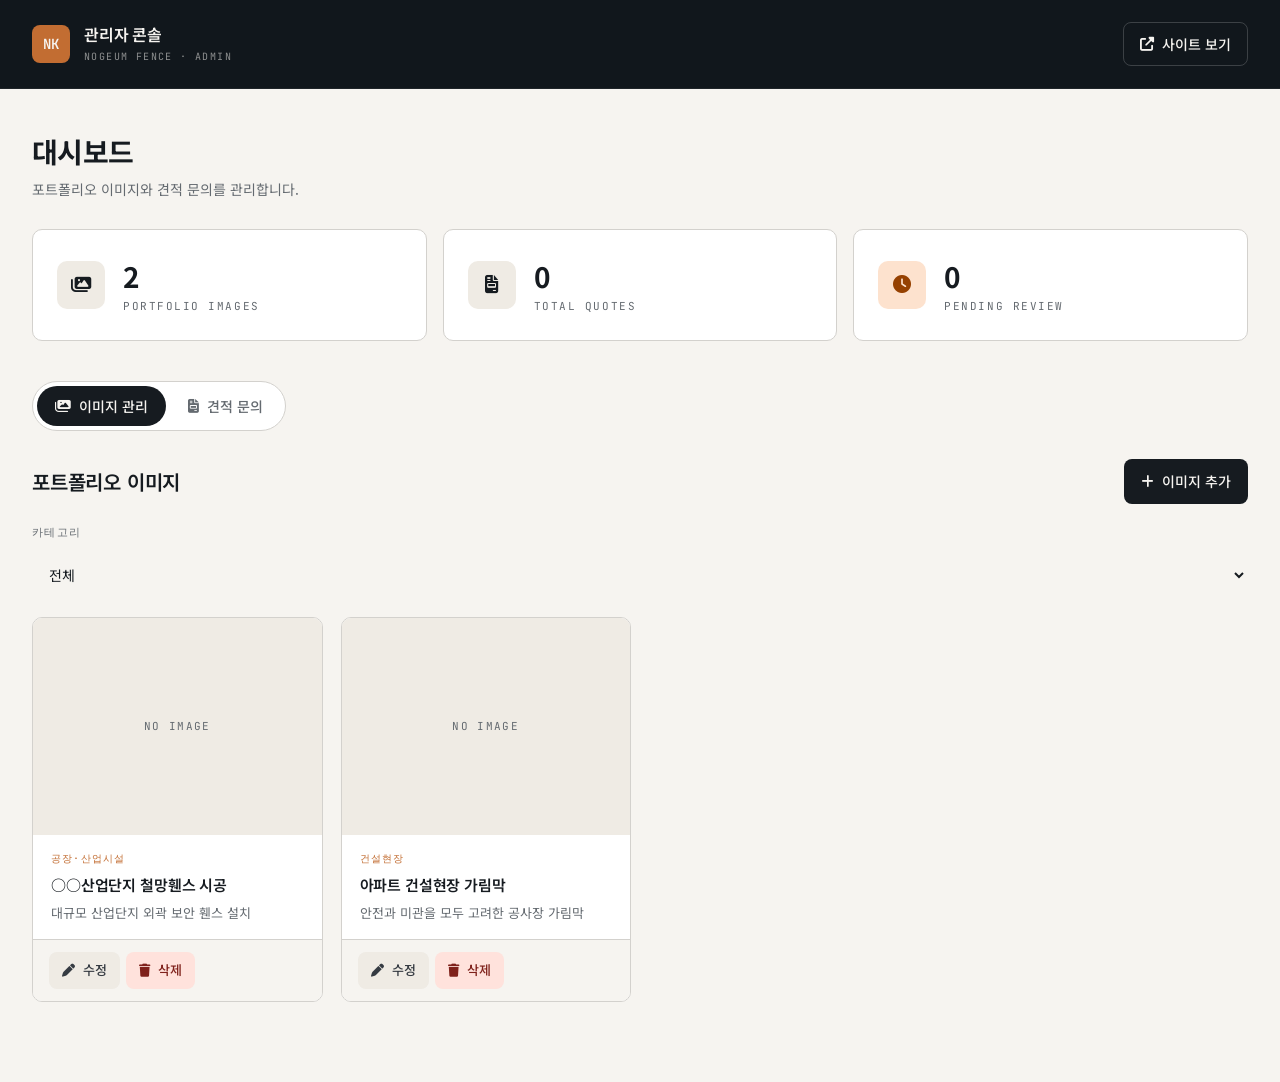
<file: admin.html>
<!DOCTYPE html>
<html lang="ko">
<head>
  <meta charset="UTF-8" />
  <meta name="viewport" content="width=device-width, initial-scale=1.0" />
  <title>관리자 · (주)노금휀스철망</title>

  <link rel="preconnect" href="https://fonts.googleapis.com" />
  <link rel="preconnect" href="https://fonts.gstatic.com" crossorigin />
  <link href="https://fonts.googleapis.com/css2?family=Noto+Sans+KR:wght@300;400;500;600;700&family=JetBrains+Mono:wght@400;500&display=swap" rel="stylesheet" />
  <link rel="stylesheet" href="https://cdn.jsdelivr.net/npm/@fortawesome/fontawesome-free@6.4.0/css/all.min.css" />
  <link rel="stylesheet" href="css/admin.css" />
</head>
<body>

  <!-- ============================================================
       Header
       ============================================================ -->
  <header class="admin-header">
    <div class="container">
      <div class="brand">
        <span class="brand-mark">NK</span>
        <span class="brand-name">
          <strong>관리자 콘솔</strong>
          <small>NOGEUM FENCE · ADMIN</small>
        </span>
      </div>
      <div class="header-actions">
        <a href="index.html" class="btn btn-secondary" target="_blank">
          <i class="fas fa-external-link-alt"></i> 사이트 보기
        </a>
      </div>
    </div>
  </header>

  <!-- ============================================================
       Main
       ============================================================ -->
  <main class="admin-main">
    <div class="container">

      <h1 class="page-title">대시보드</h1>
      <p class="page-subtitle">포트폴리오 이미지와 견적 문의를 관리합니다.</p>

      <!-- Stats -->
      <div class="stats-grid">
        <div class="stat-card">
          <div class="stat-ico"><i class="fas fa-images"></i></div>
          <div>
            <div class="stat-num" id="totalImages">0</div>
            <div class="stat-label">Portfolio Images</div>
          </div>
        </div>
        <div class="stat-card">
          <div class="stat-ico"><i class="fas fa-file-invoice"></i></div>
          <div>
            <div class="stat-num" id="totalQuotes">0</div>
            <div class="stat-label">Total Quotes</div>
          </div>
        </div>
        <div class="stat-card accent">
          <div class="stat-ico"><i class="fas fa-clock"></i></div>
          <div>
            <div class="stat-num" id="pendingQuotes">0</div>
            <div class="stat-label">Pending Review</div>
          </div>
        </div>
      </div>

      <!-- Tabs -->
      <div class="tabs">
        <button class="tab-btn active" data-tab="images">
          <i class="fas fa-images"></i> 이미지 관리
        </button>
        <button class="tab-btn" data-tab="quotes">
          <i class="fas fa-file-invoice"></i> 견적 문의
        </button>
      </div>

      <!-- Images tab -->
      <div class="tab-content active" id="tab-images">
        <div class="tab-head">
          <div>
            <h2>포트폴리오 이미지</h2>
          </div>
          <button class="btn btn-primary" id="addImageBtn">
            <i class="fas fa-plus"></i> 이미지 추가
          </button>
        </div>

        <div class="filter-bar">
          <label>카테고리</label>
          <select id="categoryFilter" class="form-select">
            <option value="all">전체</option>
            <option value="factory">공장·산업시설</option>
            <option value="construction">건설현장</option>
            <option value="residential">주거시설</option>
            <option value="agricultural">농업시설</option>
          </select>
        </div>

        <div class="images-grid" id="imagesGrid"></div>
      </div>

      <!-- Quotes tab -->
      <div class="tab-content" id="tab-quotes">
        <div class="tab-head">
          <div>
            <h2>견적 문의</h2>
          </div>
        </div>

        <div class="filter-bar">
          <label>상태</label>
          <select id="statusFilter" class="form-select">
            <option value="all">전체</option>
            <option>접수완료</option>
            <option>검토중</option>
            <option>견적발송</option>
            <option>상담완료</option>
            <option>계약완료</option>
          </select>
        </div>

        <div class="table-wrap">
          <table class="quotes-table">
            <thead>
              <tr>
                <th>접수일</th>
                <th>회사명 / 이름</th>
                <th>연락처</th>
                <th>서비스</th>
                <th>지역</th>
                <th>상태</th>
                <th></th>
              </tr>
            </thead>
            <tbody id="quotesBody"></tbody>
          </table>
        </div>
      </div>

    </div>
  </main>

  <!-- ============================================================
       Image modal
       ============================================================ -->
  <div class="modal" id="imageModal">
    <div class="modal-overlay" data-close></div>
    <div class="modal-content">
      <div class="modal-header">
        <h3 id="imageModalTitle">이미지 추가</h3>
        <button class="modal-close" data-close><i class="fas fa-times"></i></button>
      </div>
      <div class="modal-body">
        <form id="imageForm">
          <input type="hidden" id="imageId" />
          <div class="form-group">
            <label>이미지 URL <span class="required">*</span></label>
            <input type="url" id="imageUrl" class="form-input" required placeholder="https://example.com/image.jpg" />
            <div class="hint">온라인에 업로드된 이미지의 URL을 입력하세요.</div>
          </div>
          <div class="form-group">
            <label>제목 <span class="required">*</span></label>
            <input type="text" id="imageTitle" class="form-input" required placeholder="예: ○○산업단지 철망휀스 시공" />
          </div>
          <div class="form-group">
            <label>설명 <span class="required">*</span></label>
            <textarea id="imageDescription" class="form-textarea" required placeholder="간단한 설명을 입력하세요"></textarea>
          </div>
          <div class="form-group">
            <label>카테고리 <span class="required">*</span></label>
            <select id="imageCategory" class="form-select" required>
              <option value="">선택해주세요</option>
              <option value="factory">공장·산업시설</option>
              <option value="construction">건설현장</option>
              <option value="residential">주거시설</option>
              <option value="agricultural">농업시설</option>
            </select>
          </div>
          <div class="form-actions">
            <button type="button" class="btn btn-ghost" data-close>취소</button>
            <button type="submit" class="btn btn-primary">
              <i class="fas fa-save"></i> 저장
            </button>
          </div>
        </form>
      </div>
    </div>
  </div>

  <!-- ============================================================
       Quote modal
       ============================================================ -->
  <div class="modal" id="quoteModal">
    <div class="modal-overlay" data-close></div>
    <div class="modal-content large">
      <div class="modal-header">
        <h3>견적 문의 상세</h3>
        <button class="modal-close" data-close><i class="fas fa-times"></i></button>
      </div>
      <div class="modal-body">
        <div id="quoteDetail" class="quote-detail"></div>
        <div class="form-actions">
          <button type="button" class="btn btn-ghost" data-close>닫기</button>
          <button type="button" class="btn btn-primary" id="saveQuoteStatus">
            <i class="fas fa-save"></i> 상태 저장
          </button>
        </div>
      </div>
    </div>
  </div>

  <div class="toast" id="toast">
    <i class="fas fa-check-circle"></i>
    <span id="toastMsg"></span>
  </div>

  <script src="js/admin.js"></script>
</body>
</html>
</file>
<file: css/admin.css>
/* ===================================================
   (주)노금휀스철망 — Admin Page
   =================================================== */

:root {
  --bg: #F6F4F0;
  --surface: #FFFFFF;
  --surface-2: #EFEBE4;
  --ink: oklch(0.22 0.012 250);
  --ink-soft: oklch(0.35 0.015 250);
  --muted: oklch(0.52 0.012 250);
  --hairline: oklch(0.86 0.006 80);
  --hairline-strong: oklch(0.74 0.008 80);
  --accent: oklch(0.62 0.13 52);
  --accent-deep: oklch(0.48 0.13 48);
  --accent-soft: oklch(0.93 0.04 60);
  --steel-deep: oklch(0.20 0.014 250);

  --font-sans: 'Noto Sans KR', 'Inter', system-ui, sans-serif;
  --font-mono: 'JetBrains Mono', ui-monospace, monospace;

  --radius-md: 10px;
  --shadow-sm: 0 1px 2px rgba(20,18,15,.04);
  --shadow-md: 0 4px 16px rgba(20,18,15,.06);
  --shadow-lg: 0 20px 48px -16px rgba(20,18,15,.18);

  --ease: cubic-bezier(.2,.7,.2,1);
}

* { margin: 0; padding: 0; box-sizing: border-box; }
html { font-size: 16px; }
body {
  font-family: var(--font-sans);
  background: var(--bg);
  color: var(--ink);
  line-height: 1.6;
  min-height: 100vh;
  -webkit-font-smoothing: antialiased;
}
img { max-width: 100%; display: block; }
a { color: inherit; text-decoration: none; }
button { font: inherit; cursor: pointer; border: none; background: none; color: inherit; }
input, textarea, select { font: inherit; color: inherit; }

.container { max-width: 1320px; margin: 0 auto; padding: 0 32px; }

/* ---------- Header */
.admin-header {
  background: var(--steel-deep);
  color: var(--bg);
  padding: 22px 0;
  border-bottom: 1px solid rgba(255,255,255,.06);
  position: sticky;
  top: 0;
  z-index: 30;
}
.admin-header .container {
  display: flex;
  justify-content: space-between;
  align-items: center;
  gap: 24px;
}
.brand {
  display: flex;
  align-items: center;
  gap: 14px;
}
.brand-mark {
  width: 38px;
  height: 38px;
  border-radius: 8px;
  background: var(--accent);
  color: var(--bg);
  display: grid;
  place-items: center;
  font-family: var(--font-mono);
  font-weight: 600;
  font-size: 14px;
}
.brand-name { line-height: 1.2; }
.brand-name strong { display: block; font-size: 16px; font-weight: 600; letter-spacing: -0.01em; }
.brand-name small {
  font-family: var(--font-mono);
  font-size: 10px;
  letter-spacing: 0.14em;
  color: rgba(246,244,240,.55);
  text-transform: uppercase;
}
.header-actions { display: flex; gap: 10px; }

/* ---------- Buttons */
.btn {
  display: inline-flex;
  align-items: center;
  gap: 8px;
  padding: 10px 16px;
  border-radius: 8px;
  font-size: 14px;
  font-weight: 500;
  transition: all .2s var(--ease);
  border: 1px solid transparent;
}
.btn-primary { background: var(--ink); color: var(--bg); }
.btn-primary:hover { background: var(--accent); }
.btn-secondary {
  background: transparent;
  border-color: rgba(255,255,255,.18);
  color: var(--bg);
}
.btn-secondary:hover { background: rgba(255,255,255,.08); }
.btn-ghost {
  background: var(--surface-2);
  color: var(--ink-soft);
}
.btn-ghost:hover { background: var(--ink); color: var(--bg); }
.btn-danger {
  background: oklch(0.94 0.04 30);
  color: oklch(0.40 0.13 28);
}
.btn-danger:hover { background: oklch(0.55 0.18 28); color: white; }
.btn-sm { padding: 7px 12px; font-size: 13px; }

/* ---------- Main */
.admin-main { padding: 40px 0 80px; }

.page-title {
  font-size: 28px;
  font-weight: 700;
  letter-spacing: -0.02em;
}
.page-subtitle {
  color: var(--muted);
  font-size: 14px;
  margin-top: 4px;
}

/* ---------- Stat cards */
.stats-grid {
  display: grid;
  grid-template-columns: repeat(3, 1fr);
  gap: 16px;
  margin: 28px 0 40px;
}
.stat-card {
  background: var(--surface);
  border: 1px solid var(--hairline);
  border-radius: var(--radius-md);
  padding: 24px;
  display: flex;
  gap: 18px;
  align-items: center;
}
.stat-ico {
  width: 48px;
  height: 48px;
  border-radius: 10px;
  background: var(--surface-2);
  display: grid;
  place-items: center;
  font-size: 18px;
  color: var(--ink);
}
.stat-card.accent .stat-ico { background: var(--accent-soft); color: var(--accent-deep); }
.stat-num {
  font-size: 28px;
  font-weight: 700;
  letter-spacing: -0.02em;
  font-variant-numeric: tabular-nums;
}
.stat-label {
  font-family: var(--font-mono);
  font-size: 11px;
  letter-spacing: 0.14em;
  text-transform: uppercase;
  color: var(--muted);
}

/* ---------- Tabs */
.tabs {
  display: flex;
  gap: 4px;
  padding: 4px;
  background: var(--surface);
  border: 1px solid var(--hairline);
  border-radius: 999px;
  width: fit-content;
  margin-bottom: 28px;
}
.tab-btn {
  padding: 9px 18px;
  font-size: 14px;
  font-weight: 500;
  color: var(--muted);
  border-radius: 999px;
  display: inline-flex;
  align-items: center;
  gap: 8px;
}
.tab-btn:hover { color: var(--ink); }
.tab-btn.active { background: var(--ink); color: var(--bg); }
.tab-content { display: none; }
.tab-content.active { display: block; }

/* ---------- Section heads */
.tab-head {
  display: flex;
  justify-content: space-between;
  align-items: center;
  gap: 16px;
  margin-bottom: 20px;
  flex-wrap: wrap;
}
.tab-head h2 { font-size: 20px; font-weight: 600; letter-spacing: -0.01em; }
.filter-bar {
  display: flex;
  gap: 12px;
  align-items: center;
  margin-bottom: 20px;
  flex-wrap: wrap;
}
.filter-bar label {
  font-family: var(--font-mono);
  font-size: 11px;
  letter-spacing: 0.12em;
  text-transform: uppercase;
  color: var(--muted);
}
.form-select, .form-input, .form-textarea {
  padding: 10px 12px;
  border-radius: 8px;
  border: 1px solid var(--hairline);
  background: var(--surface);
  font-size: 14px;
  min-width: 200px;
  transition: all .2s var(--ease);
}
.form-input:focus, .form-textarea:focus, .form-select:focus {
  outline: none;
  border-color: var(--accent);
  box-shadow: 0 0 0 3px var(--accent-soft);
}

/* ---------- Images grid */
.images-grid {
  display: grid;
  grid-template-columns: repeat(auto-fill, minmax(280px, 1fr));
  gap: 18px;
}
.image-card {
  background: var(--surface);
  border: 1px solid var(--hairline);
  border-radius: var(--radius-md);
  overflow: hidden;
  display: flex;
  flex-direction: column;
}
.image-card .thumb {
  aspect-ratio: 4 / 3;
  background: var(--surface-2);
  overflow: hidden;
  position: relative;
}
.image-card .thumb img { width: 100%; height: 100%; object-fit: cover; }
.image-card .thumb .empty {
  width: 100%; height: 100%;
  display: grid; place-items: center;
  color: var(--muted);
  font-family: var(--font-mono);
  font-size: 11px;
  letter-spacing: .12em;
  text-transform: uppercase;
}
.image-card .meta {
  padding: 16px 18px;
  display: flex;
  flex-direction: column;
  gap: 6px;
  flex: 1;
}
.image-card .cat {
  font-family: var(--font-mono);
  font-size: 10px;
  letter-spacing: .12em;
  text-transform: uppercase;
  color: var(--accent);
}
.image-card h4 { font-size: 15px; font-weight: 600; letter-spacing: -0.01em; }
.image-card p { font-size: 13px; color: var(--muted); line-height: 1.55; }
.image-card .actions {
  display: flex;
  gap: 6px;
  padding: 12px 16px;
  border-top: 1px solid var(--hairline);
  background: var(--bg);
}

/* ---------- Quotes table */
.table-wrap {
  background: var(--surface);
  border: 1px solid var(--hairline);
  border-radius: var(--radius-md);
  overflow: hidden;
}
.quotes-table {
  width: 100%;
  border-collapse: collapse;
  font-size: 14px;
}
.quotes-table thead th {
  text-align: left;
  padding: 14px 18px;
  font-family: var(--font-mono);
  font-size: 11px;
  font-weight: 500;
  letter-spacing: .12em;
  text-transform: uppercase;
  color: var(--muted);
  border-bottom: 1px solid var(--hairline);
  background: var(--bg);
}
.quotes-table tbody td {
  padding: 16px 18px;
  border-bottom: 1px solid var(--hairline);
  vertical-align: middle;
}
.quotes-table tbody tr:last-child td { border-bottom: none; }
.quotes-table tbody tr:hover { background: var(--bg); }

.status-pill {
  display: inline-flex;
  align-items: center;
  gap: 6px;
  padding: 4px 10px;
  border-radius: 999px;
  font-size: 12px;
  font-weight: 500;
  background: var(--surface-2);
  color: var(--ink-soft);
}
.status-pill::before {
  content: "";
  width: 6px; height: 6px; border-radius: 50%;
  background: currentColor;
}
.status-pill.s-received { background: oklch(0.95 0.04 240); color: oklch(0.40 0.14 240); }
.status-pill.s-review { background: oklch(0.95 0.05 80); color: oklch(0.42 0.14 60); }
.status-pill.s-sent { background: oklch(0.94 0.05 150); color: oklch(0.38 0.12 150); }
.status-pill.s-done { background: oklch(0.94 0.04 30); color: oklch(0.42 0.14 30); }
.status-pill.s-contracted { background: oklch(0.92 0.05 290); color: oklch(0.40 0.15 290); }

/* ---------- Empty state */
.empty-state {
  padding: 64px 24px;
  text-align: center;
  color: var(--muted);
}
.empty-state i { font-size: 28px; margin-bottom: 12px; color: var(--hairline-strong); }
.empty-state h3 { font-size: 16px; color: var(--ink); margin-bottom: 4px; }

/* ---------- Modal */
.modal {
  position: fixed;
  inset: 0;
  z-index: 100;
  display: none;
  align-items: center;
  justify-content: center;
  padding: 24px;
}
.modal.open { display: flex; }
.modal-overlay {
  position: absolute;
  inset: 0;
  background: rgba(20,18,15,.55);
  backdrop-filter: blur(4px);
}
.modal-content {
  position: relative;
  background: var(--surface);
  border-radius: 14px;
  width: 100%;
  max-width: 560px;
  max-height: 90vh;
  overflow: auto;
  box-shadow: var(--shadow-lg);
  border: 1px solid var(--hairline);
}
.modal-content.large { max-width: 720px; }
.modal-header {
  display: flex;
  justify-content: space-between;
  align-items: center;
  padding: 22px 28px;
  border-bottom: 1px solid var(--hairline);
}
.modal-header h3 { font-size: 18px; font-weight: 600; }
.modal-close {
  width: 36px; height: 36px;
  border-radius: 8px;
  background: var(--surface-2);
  display: grid; place-items: center;
  color: var(--ink-soft);
}
.modal-close:hover { background: var(--ink); color: var(--bg); }
.modal-body { padding: 28px; }

.form-group { margin-bottom: 18px; }
.form-group label {
  display: block;
  font-size: 13px;
  font-weight: 500;
  margin-bottom: 8px;
  color: var(--ink-soft);
}
.form-group .required { color: var(--accent); }
.form-group .hint {
  font-size: 12px;
  color: var(--muted);
  margin-top: 6px;
}
.form-input, .form-textarea, .form-select {
  width: 100%;
  background: var(--bg);
  border: 1px solid transparent;
}
.form-textarea { min-height: 90px; resize: vertical; }

.form-actions {
  display: flex;
  justify-content: flex-end;
  gap: 10px;
  margin-top: 24px;
  padding-top: 20px;
  border-top: 1px solid var(--hairline);
}

/* ---------- Quote detail */
.quote-detail {
  display: grid;
  grid-template-columns: 1fr 1fr;
  gap: 18px;
}
.quote-detail .full { grid-column: 1 / -1; }
.detail-row {
  background: var(--bg);
  padding: 14px 16px;
  border-radius: 8px;
}
.detail-row .label {
  font-family: var(--font-mono);
  font-size: 10px;
  letter-spacing: .12em;
  text-transform: uppercase;
  color: var(--muted);
  margin-bottom: 4px;
}
.detail-row .value { font-size: 15px; font-weight: 500; }
.detail-row .value.long { font-size: 14px; font-weight: 400; line-height: 1.6; color: var(--ink-soft); white-space: pre-wrap; }

/* ---------- Toast */
.toast {
  position: fixed;
  bottom: 24px;
  left: 50%;
  transform: translateX(-50%) translateY(20px);
  background: var(--ink);
  color: var(--bg);
  padding: 12px 20px;
  border-radius: 999px;
  display: flex;
  align-items: center;
  gap: 10px;
  font-size: 14px;
  font-weight: 500;
  box-shadow: var(--shadow-lg);
  opacity: 0;
  pointer-events: none;
  transition: all .25s var(--ease);
  z-index: 200;
}
.toast.show { opacity: 1; transform: translateX(-50%) translateY(0); }
.toast i { color: oklch(0.78 0.15 150); }

/* ---------- Loading */
.loading {
  padding: 64px 24px;
  text-align: center;
  color: var(--muted);
}
.loading i { font-size: 22px; margin-bottom: 10px; }

/* ---------- Responsive */
@media (max-width: 768px) {
  .container { padding: 0 20px; }
  .stats-grid { grid-template-columns: 1fr; }
  .quotes-table thead { display: none; }
  .quotes-table tbody td { display: block; padding: 8px 16px; border: none; }
  .quotes-table tbody tr { padding: 14px 0; border-bottom: 1px solid var(--hairline); display: block; }
  .quote-detail { grid-template-columns: 1fr; }
}
</file>
